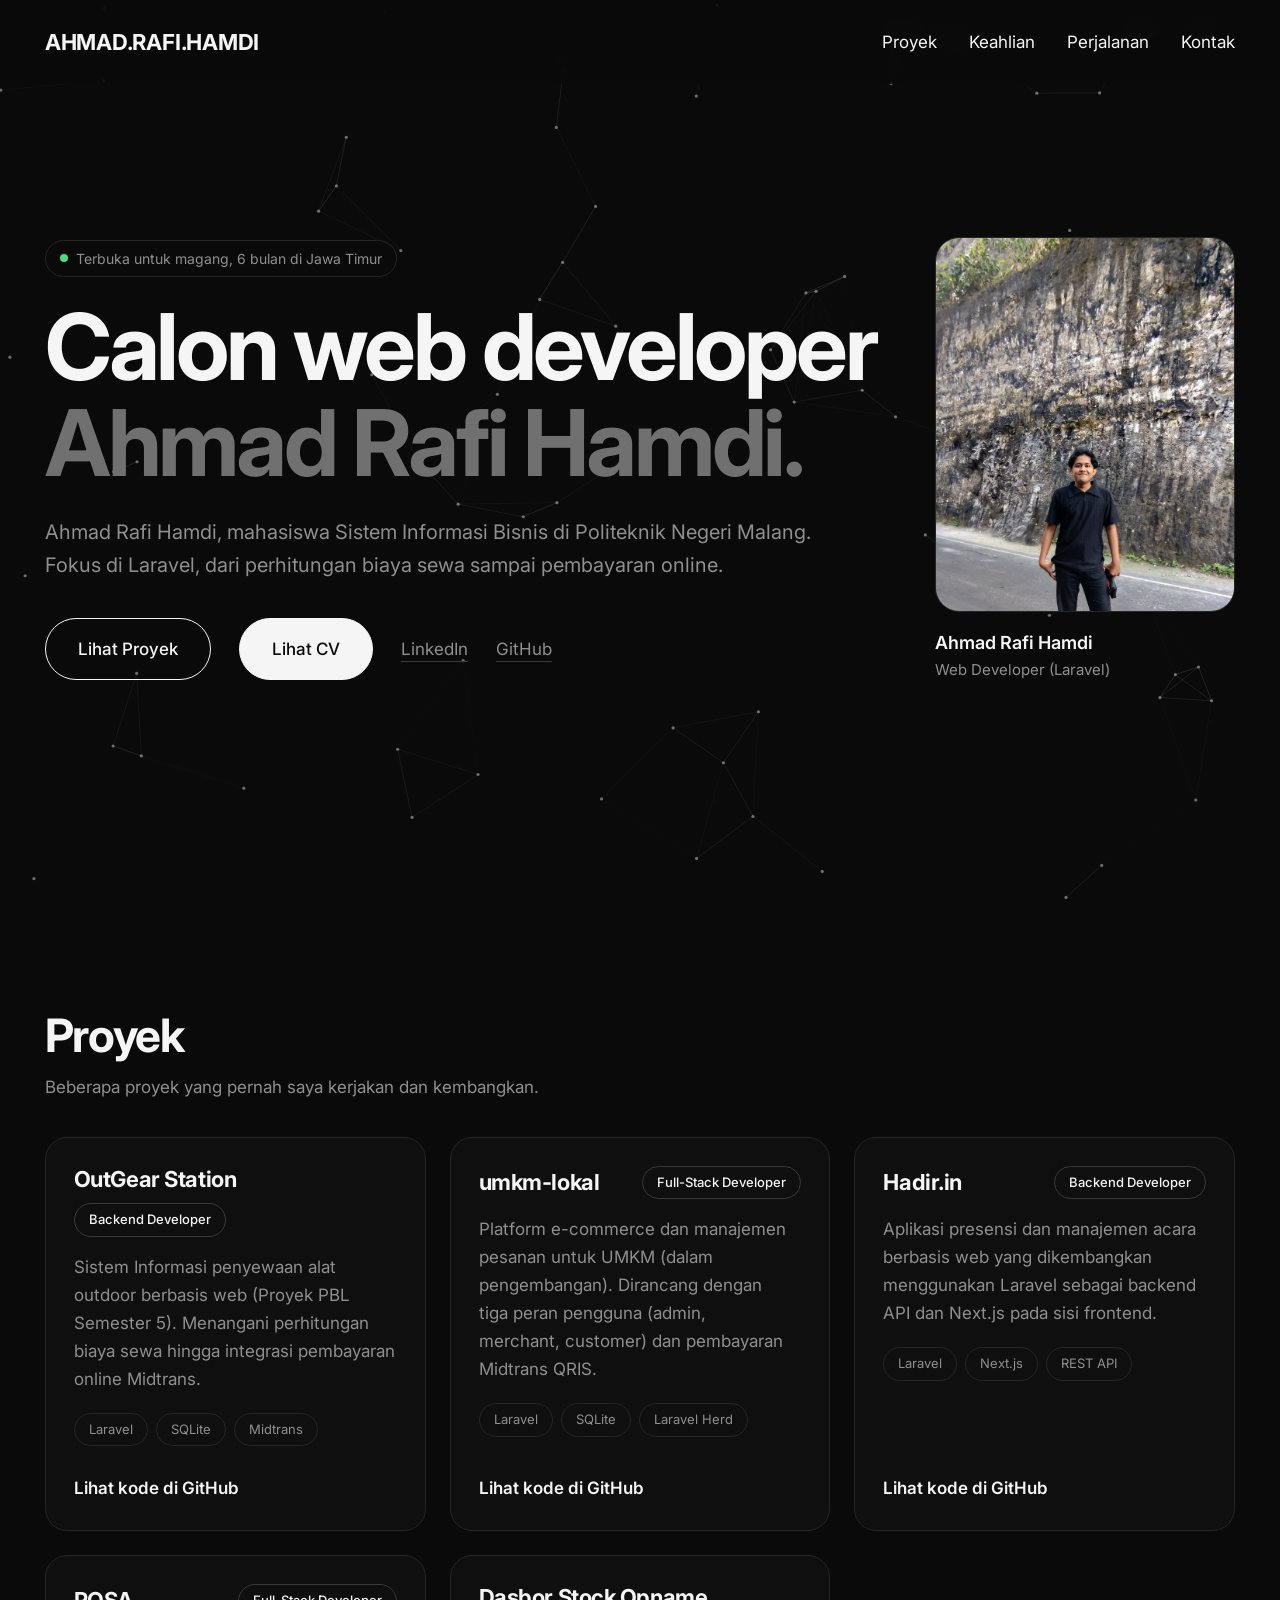
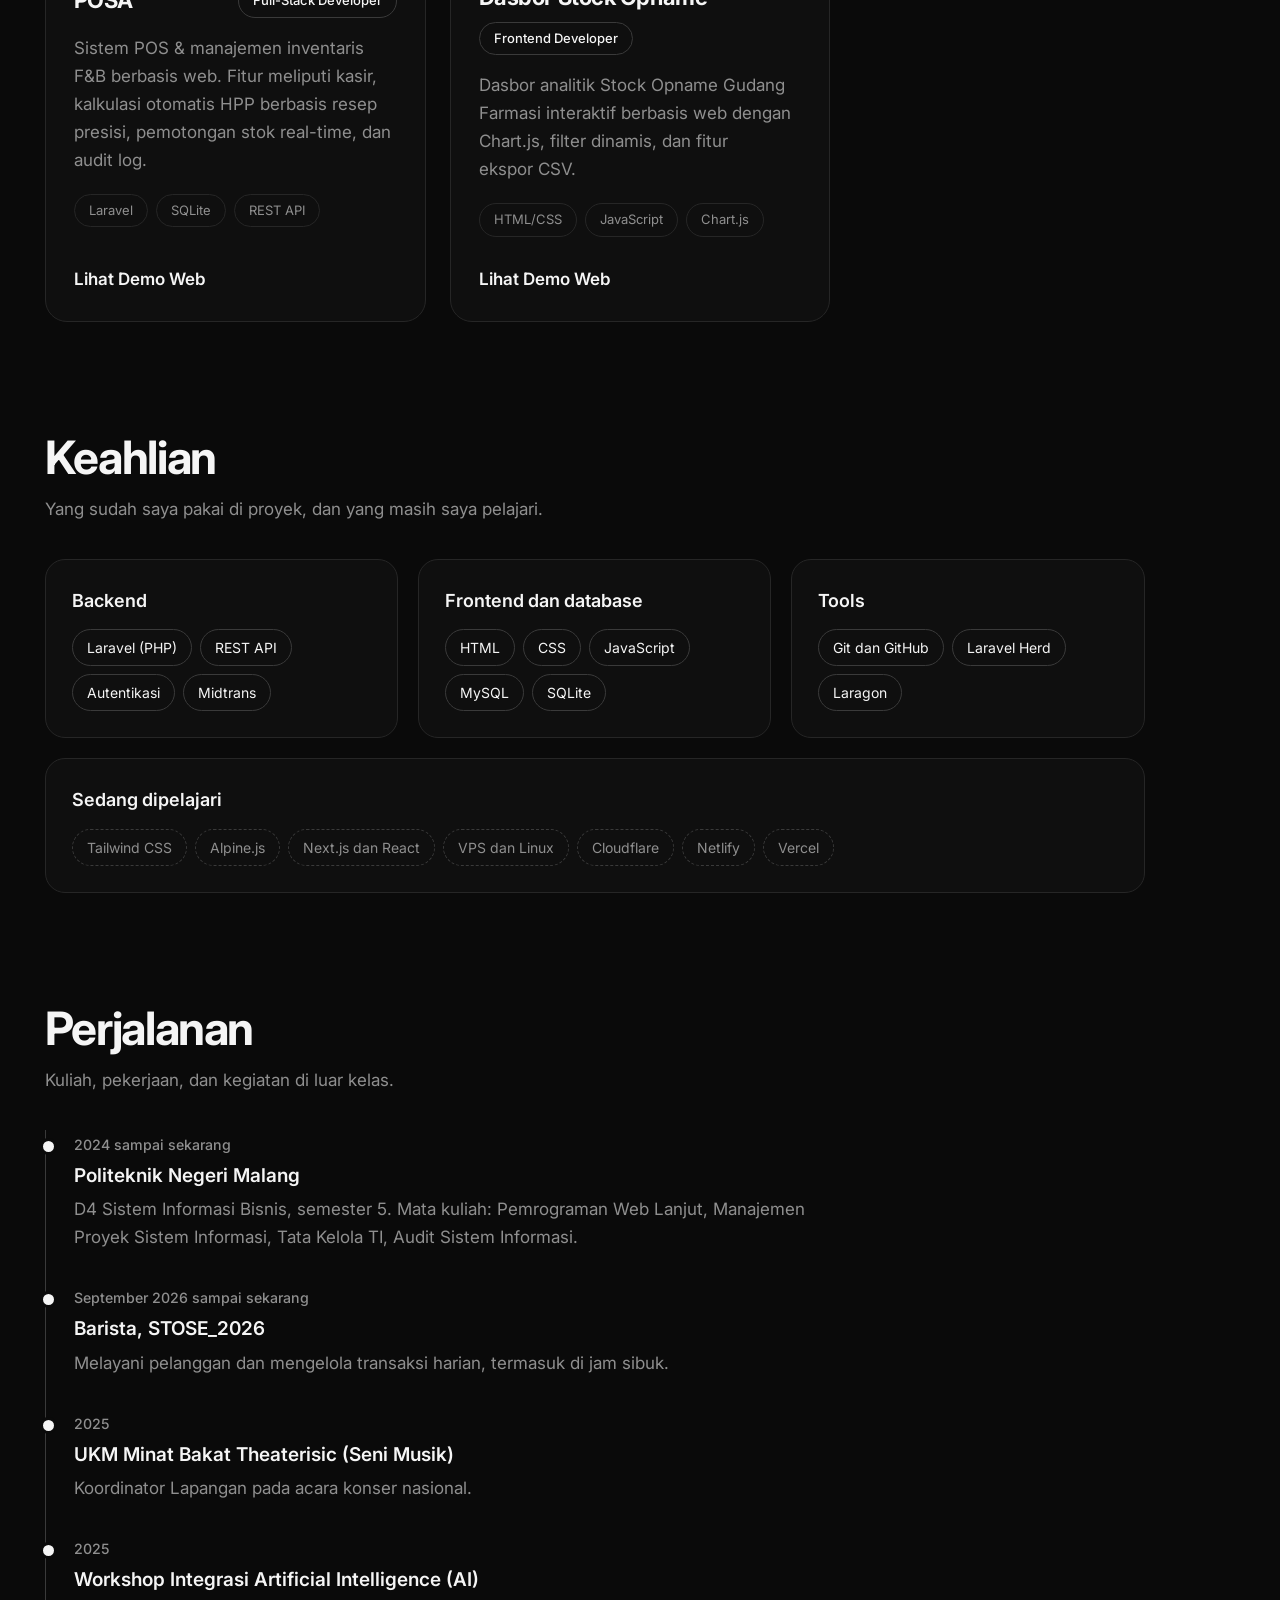
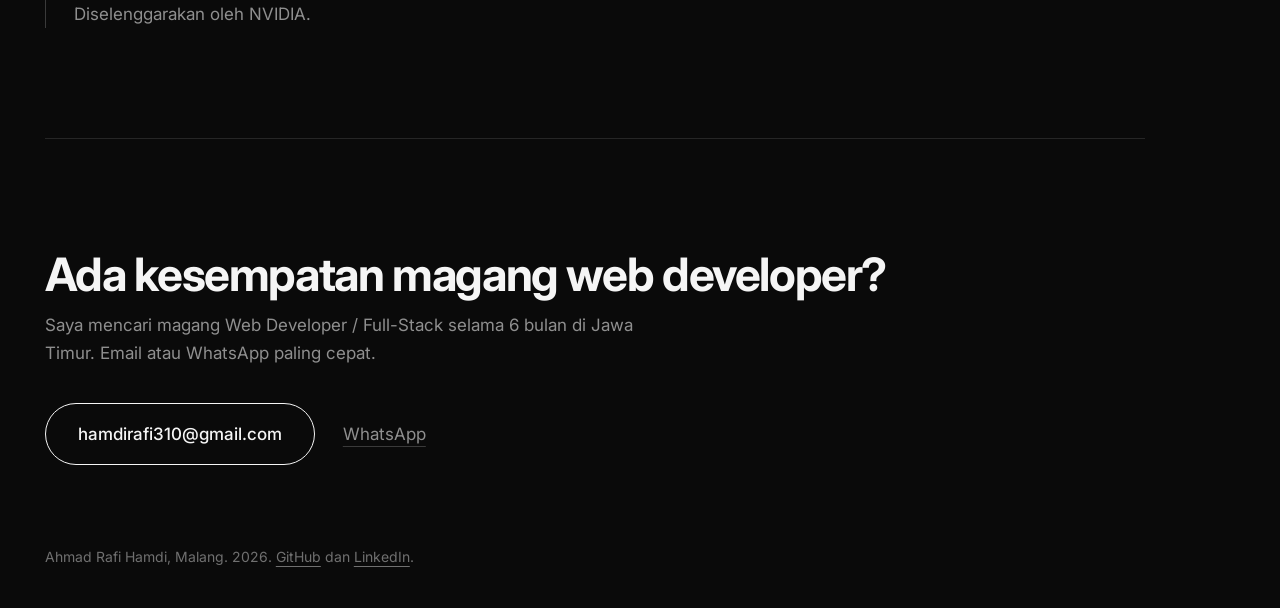
<file: index.html>
<!doctype html>
<html lang="id">

<head>
  <link rel="manifest" href="manifest.json">
  <meta charset="utf-8">
  <meta name="viewport" content="width=device-width, initial-scale=1, viewport-fit=cover">
  <title>Ahmad Rafi Hamdi | Web Developer</title>
  <meta name="description"
    content="Portofolio Ahmad Rafi Hamdi, mahasiswa Sistem Informasi Bisnis Polinema yang berfokus pada Laravel dan mencari magang Web Developer / Full-Stack.">
  <meta name="theme-color" content="#0A0A0A">
  <meta property="og:type" content="website">
  <meta property="og:title" content="Ahmad Rafi Hamdi | Web Developer (Laravel)">
  <meta property="og:description"
    content="Mahasiswa Sistem Informasi Bisnis Polinema. Backend Laravel, integrasi Midtrans. Mencari magang Web Developer / Full-Stack di Jawa Timur.">
  <link rel="icon"
    href="data:image/svg+xml,%3Csvg xmlns='http://www.w3.org/2000/svg' viewBox='0 0 64 64'%3E%3Crect width='64' height='64' rx='16' fill='%230A0A0A'/%3E%3Ctext x='32' y='42' font-size='28' font-weight='800' text-anchor='middle' fill='white' font-family='sans-serif'%3ERH%3C/text%3E%3C/svg%3E">
  <link rel="preconnect" href="https://fonts.googleapis.com">
  <link rel="preconnect" href="https://fonts.gstatic.com" crossorigin>
  <link href="https://fonts.googleapis.com/css2?family=Inter:wght@400;500;600;700&display=swap" rel="stylesheet">
  <link rel="stylesheet" href="style.css">
  <style>
    /* Styling tambahan untuk merapikan 5 kartu agar baris kedua seimbang di tengah */
    @media (min-width: 980px) {
      .kartu-grid {
        display: grid;
        grid-template-columns: repeat(3, minmax(0, 1fr));
      }

      /* Kartu ke-4 dan ke-5 (indeks 3 dan 4) diletakkan agar mengisi secara seimbang */
      .kartu:nth-child(4) {
        grid-column: 1 / 2;
      }

      .kartu:nth-child(5) {
        grid-column: 2 / 3;
      }
    }
  </style>
</head>

<body>
  <!-- Latar bintang-bintang (digambar oleh script.js) -->
  <canvas id="bg" aria-hidden="true"></canvas>

  <a class="skip" href="#isi">Lewati ke konten</a>
  <header class="nav">
    <div class="wrap">
      <a class="logo" href="#">AHMAD.RAFI.HAMDI</a>
      <nav aria-label="Navigasi utama">
        <a href="#proyek">Proyek</a><a href="#keahlian">Keahlian</a><a href="#perjalanan">Perjalanan</a><a
          href="#kontak">Kontak</a>
      </nav>
    </div>
  </header>

  <main class="wrap" id="isi">
    <!-- Hero -->
    <div class="hero">
      <div>
        <span class="badge">Terbuka untuk magang, 6 bulan di Jawa Timur</span>
        <h1>Calon web developer <span class="redup">Ahmad Rafi Hamdi.</span></h1>
        <p class="lead">Ahmad Rafi Hamdi, mahasiswa Sistem Informasi Bisnis di Politeknik Negeri Malang. Fokus di
          Laravel, dari perhitungan biaya sewa sampai pembayaran online.</p>
        <div class="aksi">
          <a class="btn" href="#proyek">Lihat Proyek</a>
          <!-- Buka CV di tab baru (Preview di browser) -->
          <a class="btn isi" href="https://hamdirafi.github.io/Ahmad_Rafi_Hamdi/CV_Ahmad_Rafi_Hamdi.pdf"
            target="_blank">Lihat
            CV</a>
          <a class="tautan" href="https://www.linkedin.com/in/ahmad-rafi-hamdi-a902a7327/">LinkedIn</a>
          <a class="tautan" href="https://github.com/hamdirafi">GitHub</a>
        </div>
      </div>
      <div class="id">
        <!-- Foto: simpan di folder yang sama dengan file ini, dengan nama foto.jpeg
            (nama foto.jpg, foto.png, atau foto.webp juga dicoba otomatis).
            Kalau tidak ada yang cocok, tampil inisial RH. -->
        <div class="foto">
          <span class="inisial" aria-hidden="true">RH</span>
          <img src="foto.jpeg" alt="Foto Ahmad Rafi Hamdi" width="400" height="500"
            onerror="var d=['foto.jpg','foto.JPG','foto.png','foto.webp'],n=+(this.dataset.n||0);if(n<d.length){this.dataset.n=n+1;this.src=d[n]}else{this.remove()}">
        </div>
        <h3>Ahmad Rafi Hamdi</h3>
        <p>Web Developer (Laravel)</p>
      </div>
    </div>

    <!-- Proyek -->
    <section id="proyek">
      <h2>Proyek</h2>
      <p class="sub">Beberapa proyek yang pernah saya kerjakan dan kembangkan.</p>
      <div class="kartu-grid">

        <article class="kartu">
          <div class="kartu-atas">
            <h3>OutGear Station</h3><span class="peran">Backend Developer</span>
          </div>
          <p class="desc">Sistem Informasi penyewaan alat outdoor berbasis web (Proyek PBL Semester 5). Menangani
            perhitungan biaya sewa hingga integrasi pembayaran online Midtrans.</p>
          <div class="tags"><span class="tag">Laravel</span><span class="tag">SQLite</span><span
              class="tag">Midtrans</span></div>
          <a class="repo" href="https://github.com/fael83/Pbl-Smt5_Outgear-Station" target="_blank"
            rel="noopener noreferrer">Lihat kode di GitHub</a>
        </article>

        <article class="kartu">
          <div class="kartu-atas">
            <h3>umkm-lokal</h3><span class="peran">Full-Stack Developer</span>
          </div>
          <p class="desc">Platform e-commerce dan manajemen pesanan untuk UMKM (dalam pengembangan). Dirancang dengan
            tiga peran pengguna (admin, merchant, customer) dan pembayaran Midtrans QRIS.</p>
          <div class="tags"><span class="tag">Laravel</span><span class="tag">SQLite</span><span class="tag">Laravel
              Herd</span></div>
          <a class="repo" href="https://github.com/hamdirafi/umkm-lokal" target="_blank" rel="noopener noreferrer">Lihat
            kode di GitHub</a>
        </article>

        <article class="kartu">
          <div class="kartu-atas">
            <h3>Hadir.in</h3><span class="peran">Backend Developer</span>
          </div>
          <p class="desc">Aplikasi presensi dan manajemen acara berbasis web yang dikembangkan menggunakan Laravel
            sebagai backend API dan Next.js pada sisi frontend.</p>
          <div class="tags"><span class="tag">Laravel</span><span class="tag">Next.js</span><span class="tag">REST
              API</span></div>
          <a class="repo" href="https://github.com/hamdirafi/hadirin-backend" target="_blank"
            rel="noopener noreferrer">Lihat kode di GitHub</a>
        </article>

        <article class="kartu">
          <div class="kartu-atas">
            <h3>POSA</h3><span class="peran">Full-Stack Developer</span>
          </div>
          <p class="desc">Sistem POS & manajemen inventaris F&B berbasis web. Fitur meliputi kasir, kalkulasi otomatis
            HPP berbasis resep presisi, pemotongan stok real-time, dan audit log.</p>
          <div class="tags"><span class="tag">Laravel</span><span class="tag">SQLite</span><span class="tag">REST
              API</span></div>
          <a class="repo" href="https://anantha1628.github.io/projek_bisnis/" target="_blank"
            rel="noopener noreferrer">Lihat Demo Web</a>
        </article>

        <article class="kartu">
          <div class="kartu-atas">
            <h3>Dasbor Stock Opname</h3><span class="peran">Frontend Developer</span>
          </div>
          <p class="desc">Dasbor analitik Stock Opname Gudang Farmasi interaktif berbasis web dengan Chart.js, filter
            dinamis, dan fitur ekspor CSV.</p>
          <div class="tags"><span class="tag">HTML/CSS</span><span class="tag">JavaScript</span><span
              class="tag">Chart.js</span></div>
          <a class="repo" href="https://hamdirafi.github.io/dashboard-stock-opname-farmasi/" target="_blank"
            rel="noopener noreferrer">Lihat Demo Web</a>
        </article>

      </div>
    </section>

    <!-- Keahlian -->
    <section id="keahlian" class="col">
      <h2>Keahlian</h2>
      <p class="sub">Yang sudah saya pakai di proyek, dan yang masih saya pelajari.</p>
      <div class="skills">
        <div class="box">
          <h3>Backend</h3>
          <div class="chips"><span class="chip">Laravel (PHP)</span><span class="chip">REST API</span><span
              class="chip">Autentikasi</span><span class="chip">Midtrans</span></div>
        </div>
        <div class="box">
          <h3>Frontend dan database</h3>
          <div class="chips"><span class="chip">HTML</span><span class="chip">CSS</span><span
              class="chip">JavaScript</span><span class="chip">MySQL</span><span class="chip">SQLite</span></div>
        </div>
        <div class="box">
          <h3>Tools</h3>
          <div class="chips"><span class="chip">Git dan GitHub</span><span class="chip">Laravel Herd</span><span
              class="chip">Laragon</span></div>
        </div>
      </div>
      <div class="box box-belajar">
        <h3>Sedang dipelajari</h3>
        <div class="chips"><span class="chip soft">Tailwind CSS</span><span class="chip soft">Alpine.js</span><span
            class="chip soft">Next.js dan React</span><span class="chip soft">VPS dan Linux</span><span
            class="chip soft">Cloudflare</span><span class="chip soft">Netlify</span><span
            class="chip soft">Vercel</span></div>
      </div>
    </section>

    <!-- Perjalanan -->
    <section id="perjalanan" class="col">
      <h2>Perjalanan</h2>
      <p class="sub">Kuliah, pekerjaan, dan kegiatan di luar kelas.</p>
      <ol class="time">
        <li><small>2024 sampai sekarang</small><strong>Politeknik Negeri Malang</strong><span>D4 Sistem Informasi
            Bisnis, semester 5. Mata kuliah: Pemrograman Web Lanjut, Manajemen Proyek Sistem Informasi, Tata Kelola TI,
            Audit Sistem Informasi.</span></li>
        <li><small>September 2026 sampai sekarang</small><strong>Barista, STOSE_2026</strong><span>Melayani pelanggan
            dan mengelola transaksi harian, termasuk di jam sibuk.</span></li>
        <li><small>2025</small><strong>UKM Minat Bakat Theaterisic (Seni
            Musik)</strong><span>Koordinator Lapangan pada acara konser nasional.</span></li>
        <li><small>2025</small><strong>Workshop Integrasi Artificial Intelligence (AI)</strong><span>Diselenggarakan
            oleh NVIDIA.</span></li>
      </ol>
    </section>

    <!-- Kontak -->
    <section id="kontak" class="col kontak">
      <h2>Ada kesempatan magang web developer?</h2>
      <p class="sub">Saya mencari magang Web Developer / Full-Stack selama 6 bulan di Jawa Timur. Email atau WhatsApp
        paling cepat.</p>
      <div class="aksi">
        <!-- Buka langsung compose Gmail di browser -->
        <a class="btn" href="https://mail.google.com/mail/?view=cm&fs=1&to=hamdirafi310@gmail.com"
          target="_blank">hamdirafi310@gmail.com</a>
        <a class="tautan" href="https://wa.me/6283871983300" target="_blank">WhatsApp</a>
      </div>
    </section>
  </main>
  <footer>
    <div class="wrap">Ahmad Rafi Hamdi, Malang. 2026. <a href="https://github.com/hamdirafi">GitHub</a> dan <a
        href="https://www.linkedin.com/in/ahmad-rafi-hamdi-a902a7327/">LinkedIn</a>.</div>
  </footer>

  <script src="script.js" defer></script>
  <script>
    if ('serviceWorker' in navigator) {
      navigator.serviceWorker.register('sw.js');
    }
  </script>
</body>

</html>
</file>
<file: style.css>
/* =====================================================
   style.css : tema gelap minimalis, portofolio Ahmad Rafi Hamdi
   Ubah warna di bagian 1.
   ===================================================== */

/* ===== 1. Warna ===== */
:root {
    --bg: #0A0A0A;
    --surface: #111111;
    --ink: #F5F5F5;
    --muted: #8F8F8F;
    --dim: #707070;
    --line: #262626;
    --line2: #3A3A3A;
    --ok: #4ADE80;
    color-scheme: dark;
    box-sizing: border-box;
    padding-top: env(safe-area-inset-top, 0px);
    padding-bottom: env(safe-area-inset-bottom, 0px);
}

/* ===== 2. Dasar ===== */
* {
    box-sizing: border-box
}

html {
    scroll-behavior: smooth;
    scroll-padding-top: 96px;
    background: var(--bg)
}

body {
    margin: 0;
    background: var(--bg);
    color: var(--ink);
    font-family: 'Inter', system-ui, sans-serif;
    font-size: 17px;
    line-height: 1.65;
    -webkit-font-smoothing: antialiased
}

p {
    margin: 0;
    text-wrap: pretty
}

a {
    color: inherit
}

h1,
h2 {
    text-wrap: balance
}

::selection {
    background: var(--ink);
    color: var(--bg)
}

a:focus-visible,
input:focus-visible {
    outline: 2px solid var(--ink);
    outline-offset: 4px;
    border-radius: 6px
}

.skip {
    position: absolute;
    left: -999px;
    top: 12px;
    padding: 10px 16px;
    border-radius: 10px;
    background: var(--ink);
    color: var(--bg);
    font-weight: 600;
    z-index: 10
}

.skip:focus {
    left: 16px
}

#bg {
    position: fixed;
    inset: 0;
    z-index: 0;
    pointer-events: none
}

.nav,
main,
footer {
    position: relative;
    z-index: 1
}

.wrap {
    padding: 0 clamp(20px, 3.5vw, 50px)
}

.col {
    max-width: 1100px
}

h2 {
    margin: 0;
    font-size: clamp(30px, 4.4vw, 46px);
    line-height: 1.1;
    letter-spacing: -0.03em;
    font-weight: 700
}

.sub {
    margin-top: 12px;
    color: var(--muted);
    max-width: 36em
}

section {
    padding: 110px 0 0
}

section.kontak {
    padding: 110px 0 80px
}

/* ===== 3. Navigasi ===== */
.nav {
    position: sticky;
    top: 0;
    z-index: 5;
    background: rgba(10, 10, 10, .72);
    backdrop-filter: blur(12px)
}

.nav .wrap {
    display: flex;
    justify-content: space-between;
    align-items: center;
    height: 84px
}

.logo {
    font-weight: 700;
    font-size: 22px;
    letter-spacing: -0.01em;
    text-decoration: none
}

.nav nav {
    display: flex;
    gap: 32px
}

.nav nav a {
    text-decoration: none
}

.nav nav a:hover {
    color: var(--muted)
}

/* ===== 4. Hero ===== */
.hero {
    min-height: calc(100svh - 84px);
    display: grid;
    grid-template-columns: minmax(0, 1fr) 300px;
    gap: 56px;
    align-items: center;
    padding-bottom: 64px
}

.badge {
    display: inline-flex;
    align-items: center;
    gap: 8px;
    padding: 6px 14px;
    border: 1px solid var(--line);
    border-radius: 999px;
    font-size: 14px;
    color: var(--muted)
}

.badge::before {
    content: "";
    width: 8px;
    height: 8px;
    border-radius: 50%;
    background: var(--ok)
}

h1 {
    margin: 22px 0 0;
    font-size: clamp(44px, 7.2vw, 92px);
    line-height: 1.04;
    letter-spacing: -0.035em;
    font-weight: 700
}

h1 .redup {
    display: block;
    color: var(--dim)
}

.lead {
    margin-top: 26px;
    max-width: 40em;
    font-size: clamp(17px, 1.6vw, 20px);
    color: var(--muted)
}

.aksi {
    display: flex;
    flex-wrap: wrap;
    align-items: center;
    gap: 14px 28px;
    margin-top: 36px
}

.btn {
    display: inline-block;
    padding: 16px 32px;
    border: 1px solid var(--ink);
    border-radius: 999px;
    color: var(--ink);
    text-decoration: none;
    font-weight: 500;
    transition: background .2s, color .2s
}

.btn:hover {
    background: var(--ink);
    color: var(--bg)
}

.btn.isi {
    background: var(--ink);
    color: var(--bg)
}

.btn.isi:hover {
    background: transparent;
    color: var(--ink)
}

.tautan {
    color: var(--muted);
    text-decoration: underline;
    text-underline-offset: 6px;
    text-decoration-color: var(--line2)
}

.tautan:hover {
    color: var(--ink)
}

.id {
    justify-self: end;
    width: 100%
}

.foto {
    position: relative;
    aspect-ratio: 4/5;
    border-radius: 24px;
    overflow: hidden;
    background: var(--surface);
    border: 1px solid var(--line);
    display: grid;
    place-items: center
}

.foto img {
    position: absolute;
    inset: 0;
    width: 100%;
    height: 100%;
    object-fit: cover;
    object-position: center top
}

.inisial {
    font-size: 56px;
    font-weight: 700;
    color: var(--dim)
}

.id h3 {
    margin: 16px 0 0;
    font-size: 18px;
    font-weight: 600
}

.id p {
    color: var(--muted);
    font-size: 15px
}

/* ===== 5. Proyek (3 kartu) ===== */
.kartu-grid {
    margin-top: 36px;
    display: grid;
    grid-template-columns: repeat(3, 1fr);
    gap: 20px
}

.kartu {
    display: flex;
    flex-direction: column;
    background: rgba(17, 17, 17, .85);
    border: 1px solid var(--line);
    border-radius: 22px;
    padding: 28px
}

.kartu-atas {
    display: flex;
    flex-wrap: wrap;
    justify-content: space-between;
    align-items: center;
    gap: 10px 12px
}

.kartu h3 {
    margin: 0;
    font-size: 22px;
    line-height: 1.25;
    letter-spacing: -0.02em;
    font-weight: 700
}

.peran {
    flex: none;
    padding: 5px 14px;
    border: 1px solid var(--line2);
    border-radius: 999px;
    font-size: 13px;
    font-weight: 500;
    white-space: nowrap
}

.kartu .desc {
    margin-top: 16px;
    color: var(--muted)
}

.tags {
    display: flex;
    flex-wrap: wrap;
    gap: 8px;
    margin-top: 20px
}

.tag {
    padding: 5px 14px;
    border: 1px solid var(--line);
    border-radius: 999px;
    color: var(--muted);
    font-size: 13px
}

.kartu .repo {
    align-self: flex-start;
    margin-top: auto;
    padding-top: 28px;
    font-weight: 600;
    text-decoration: none
}

.kartu .repo:hover {
    text-decoration: underline;
    text-underline-offset: 6px
}

/* ===== 6. Keahlian ===== */
.skills {
    margin-top: 36px;
    display: grid;
    grid-template-columns: repeat(3, 1fr);
    gap: 20px
}

.box {
    background: rgba(17, 17, 17, .85);
    border: 1px solid var(--line);
    border-radius: 20px;
    padding: 26px
}

.box h3 {
    margin: 0 0 14px;
    font-size: 18px;
    font-weight: 600
}

.box-belajar {
    margin-top: 20px
}

.chips {
    display: flex;
    flex-wrap: wrap;
    gap: 8px
}

.chip {
    padding: 6px 14px;
    border: 1px solid var(--line2);
    border-radius: 999px;
    font-size: 14px
}

.chip.soft {
    border-style: dashed;
    color: var(--muted)
}

/* ===== 7. Perjalanan ===== */
.time {
    margin: 36px 0 0;
    padding: 0 0 0 28px;
    list-style: none;
    border-left: 1px solid var(--line2);
    display: grid;
    gap: 32px
}

.time li {
    position: relative
}

.time li::before {
    content: "";
    position: absolute;
    left: -34px;
    top: 8px;
    width: 11px;
    height: 11px;
    border-radius: 50%;
    background: var(--ink);
    border: 3px solid var(--bg)
}

.time small {
    color: var(--muted);
    font-weight: 500
}

.time strong {
    display: block;
    font-size: 19px;
    margin-top: 2px;
    font-weight: 600
}

.time span {
    display: block;
    color: var(--muted);
    margin-top: 4px;
    max-width: 46em
}

/* ===== 8. Kontak dan footer ===== */
.kontak {
    border-top: 1px solid var(--line);
    margin-top: 110px
}

footer {
    padding: 0 0 40px;
    color: var(--dim);
    font-size: 14px
}

footer a {
    text-underline-offset: 4px
}

@media (max-width:820px) {
    body {
        font-size: 16px
    }

    section {
        padding-top: 72px
    }

    section.kontak {
        padding: 72px 0 56px;
        margin-top: 72px
    }

    .nav .wrap {
        height: 68px
    }

    .logo {
        font-size: 16px
    }

    .nav nav {
        gap: 0
    }

    .nav nav a:not(:last-child) {
        display: none
    }

    .hero {
        grid-template-columns: 1fr;
        gap: 44px;
        min-height: 0;
        padding: 48px 0 0
    }

    .id {
        justify-self: start;
        max-width: 300px
    }

    .skills {
        grid-template-columns: 1fr
    }
}

.kartu-grid {
    display: grid;
    /* Paksa menjadi 2 kolom rata di layar desktop */
    grid-template-columns: repeat(2, 1fr);
    gap: 1.5rem;
    /* sesuaikan jarak antar kartu */
}

/* Biar tetap responsif dan rapi saat dibuka di layar HP */
@media (max-width: 768px) {
    .kartu-grid {
        grid-template-columns: 1fr;
        /* Jadi 1 kolom di HP */
    }
}
</file>
